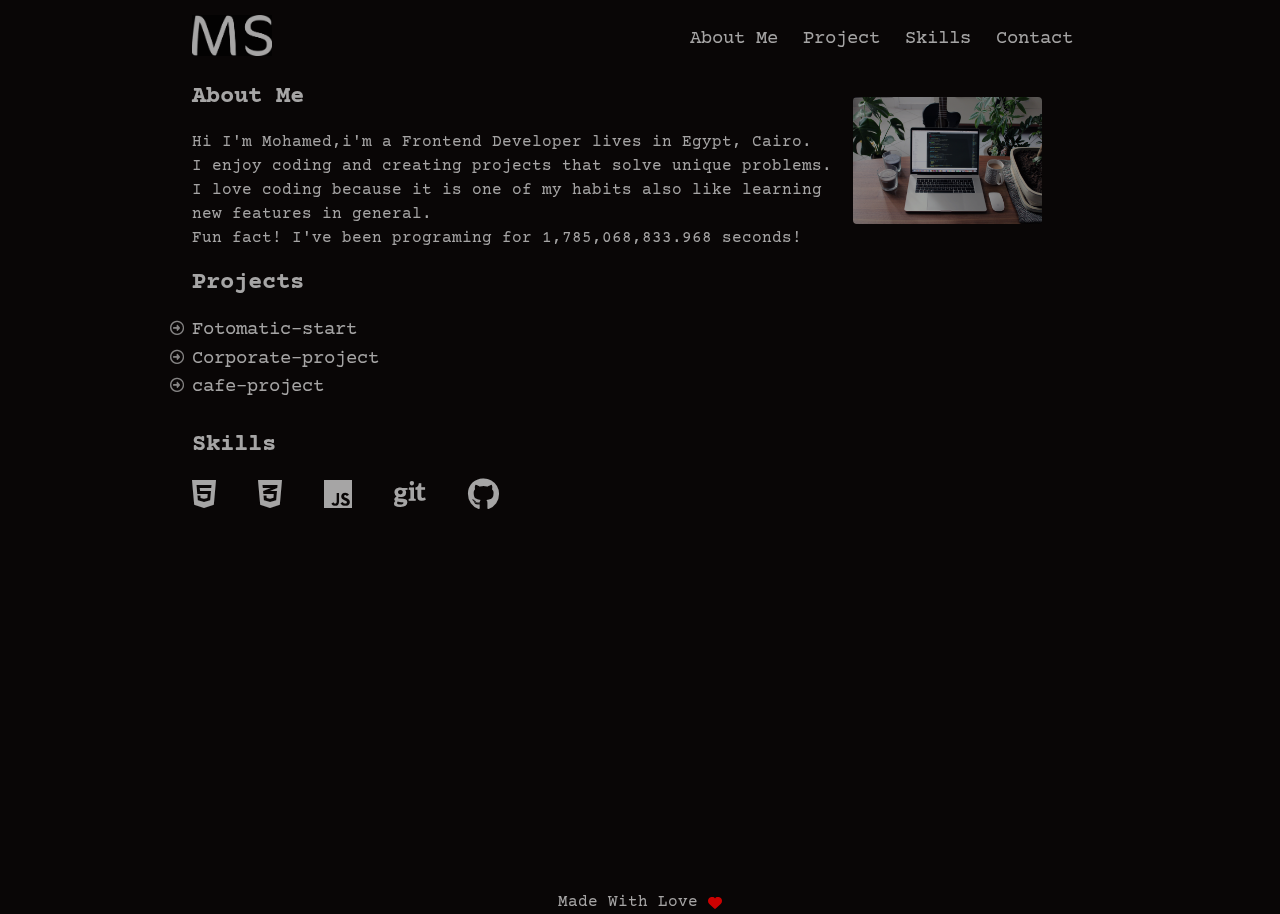
<file: index.html>
<!DOCTYPE html>
<html lang="en">
<head>
  <meta charset="UTF-8">
  <meta http-equiv="X-UA-Compatible" content="IE=edge">
  <meta name="viewport" content="width=device-width, initial-scale=1.0">
  <title>My-Portfolio-Project</title>
  <link rel="shortcut icon" href="./circle-down-solid.svg" type="image/x-icon">
  <link rel="preconnect" href="https://fonts.googleapis.com">
  <link rel="preconnect" href="https://fonts.gstatic.com" crossorigin>
  <link href="https://fonts.googleapis.com/css2?family=Cairo:wght@300;400&family=Courier+Prime&display=swap" rel="stylesheet">
  <link rel="stylesheet" href="./resources/fontawesome-free-6.2.1-web/css/all.css">
  <link rel="stylesheet" href="./resources/css/styles.css">
</head>
<body>
  <header>
    <div class="logo">
      <img src="./resources/images/logo-1.jpg" alt="logo">
    </div>
    <nav class="nav-bar">
      <ul>
        <li><a href="#About Me">About Me</a></li>
        <li><a href="#projects">Project</a></li>
        <li><a href="#skills">Skills</a></li>
        <li><a href="./contact.html" target="_blank">Contact</a></li>
      </ul>
    </nav>
  </header>
  <main>
    <section class="container-1">
      <div class="personal-info" id="#About Me">
        <h2>About Me</h2>
        <p>Hi I'm Mohamed,i'm a Frontend Developer lives in Egypt, Cairo.<br>I enjoy coding and creating projects that solve unique problems.</p>
        <p>I love coding because it is one of my habits also like learning new features in general.</p>
        <p>Fun fact! I've been programing for <span id="timer"></span> seconds!</p>
      </div>
      <div class="personal-pic">
        <img src="./resources/images/nathan-da-silva-k-rKfqSm4L4-unsplash.jpg" alt="personal-image">
      </div>
    </section>
    <section class="container-2" id="projects">
      <h2>Projects</h2>
      <ul class="project">
        <li><a href="./first-project/index1.html" target="_blank">Fotomatic-start</a></li>
        <li><a href="../portofolio project/flexbox-project/index.html" target="_blank">Corporate-project</a></li>
        <li><a href="../portofolio project/Build a Website Design System/index.html" target="_blank">cafe-project</a></li>
      </ul>
    </section>
    <section class="container-3" id="skills">
      <h2>Skills</h2>
      <i class="fa-brands fa-html5"></i>
      <i class="fa-brands fa-css3-alt"></i>
      <i class="fa-brands fa-js"></i>
      <i class="fa-brands fa-git"></i>
      <i class="fa-brands fa-github"></i>
    </section>
  </main>
  <footer>
    <p>Made With Love <i class="fa-solid fa-heart" style="color: red; font-size: 14px;"></i></p>
  </footer>
  <script src="./main.js"></script>
</body>
</html>
</file>
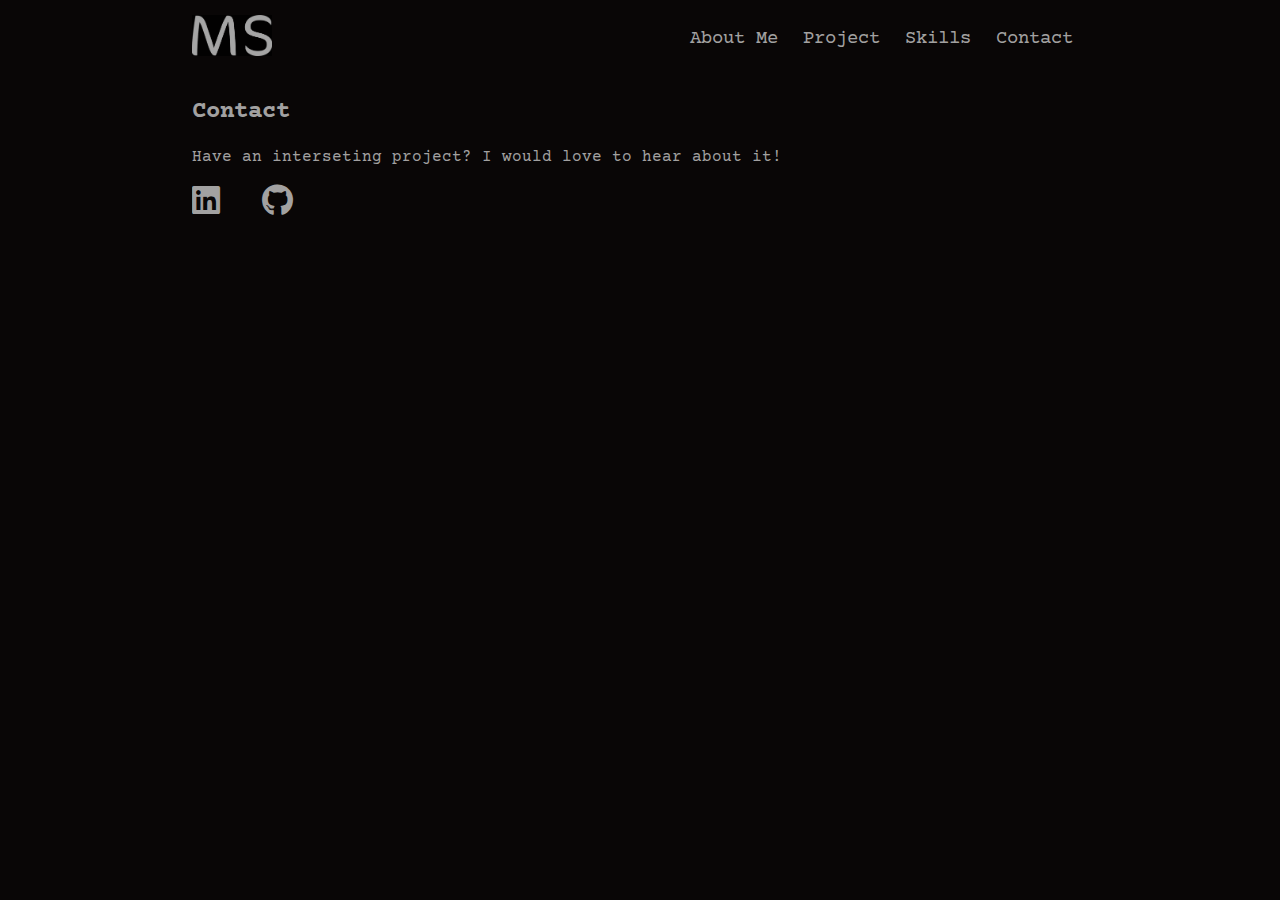
<file: contact.html>
<!DOCTYPE html>
<html lang="en">
<head>
  <meta charset="UTF-8">
  <meta http-equiv="X-UA-Compatible" content="IE=edge">
  <meta name="viewport" content="width=device-width, initial-scale=1.0">
  <title>Contact</title>
  <link rel="shortcut icon" href="./circle-down-solid.svg" type="image/x-icon">
  <link rel="preconnect" href="https://fonts.googleapis.com">
  <link rel="preconnect" href="https://fonts.gstatic.com" crossorigin>
  <link href="https://fonts.googleapis.com/css2?family=Cairo:wght@300;400&family=Courier+Prime&display=swap" rel="stylesheet">
  <link rel="stylesheet" href="./resources/fontawesome-free-6.2.1-web/css/all.css">
  <link rel="stylesheet" href="./resources/css/styles.css">
</head>
  </head>
  <body>
    <header>
        <div class="logo">
          <img src="./resources/images/logo-1.jpg" alt="logo">
          </div>
          <nav class="nav-bar">
            <ul>
              <li><a href="./index.html">About Me</a></li>
              <li><a href="./index.html">Project</a></li>
              <li><a href="./index.html">Skills</a></li>
              <li><a href="#contact">Contact</a></li>
            </ul>
          </nav>
    </header>
    <main>
        <section id="contact">
            <h2>Contact</h2>
            <p>Have an interseting project? I would love to hear about it!</p>
            <div>
              <a href="https://www.linkedin.com/in/mohamed-seleem-30a477177/" target="_blank"><i class="fa-brands fa-linkedin"></i></a>
              <a href="https://github.com/MohamedSeleem1995/" target="_blank"><i class="fa-brands fa-github"></i></a> 
            </div>
        </section>
    </main>
  </body>
</file>
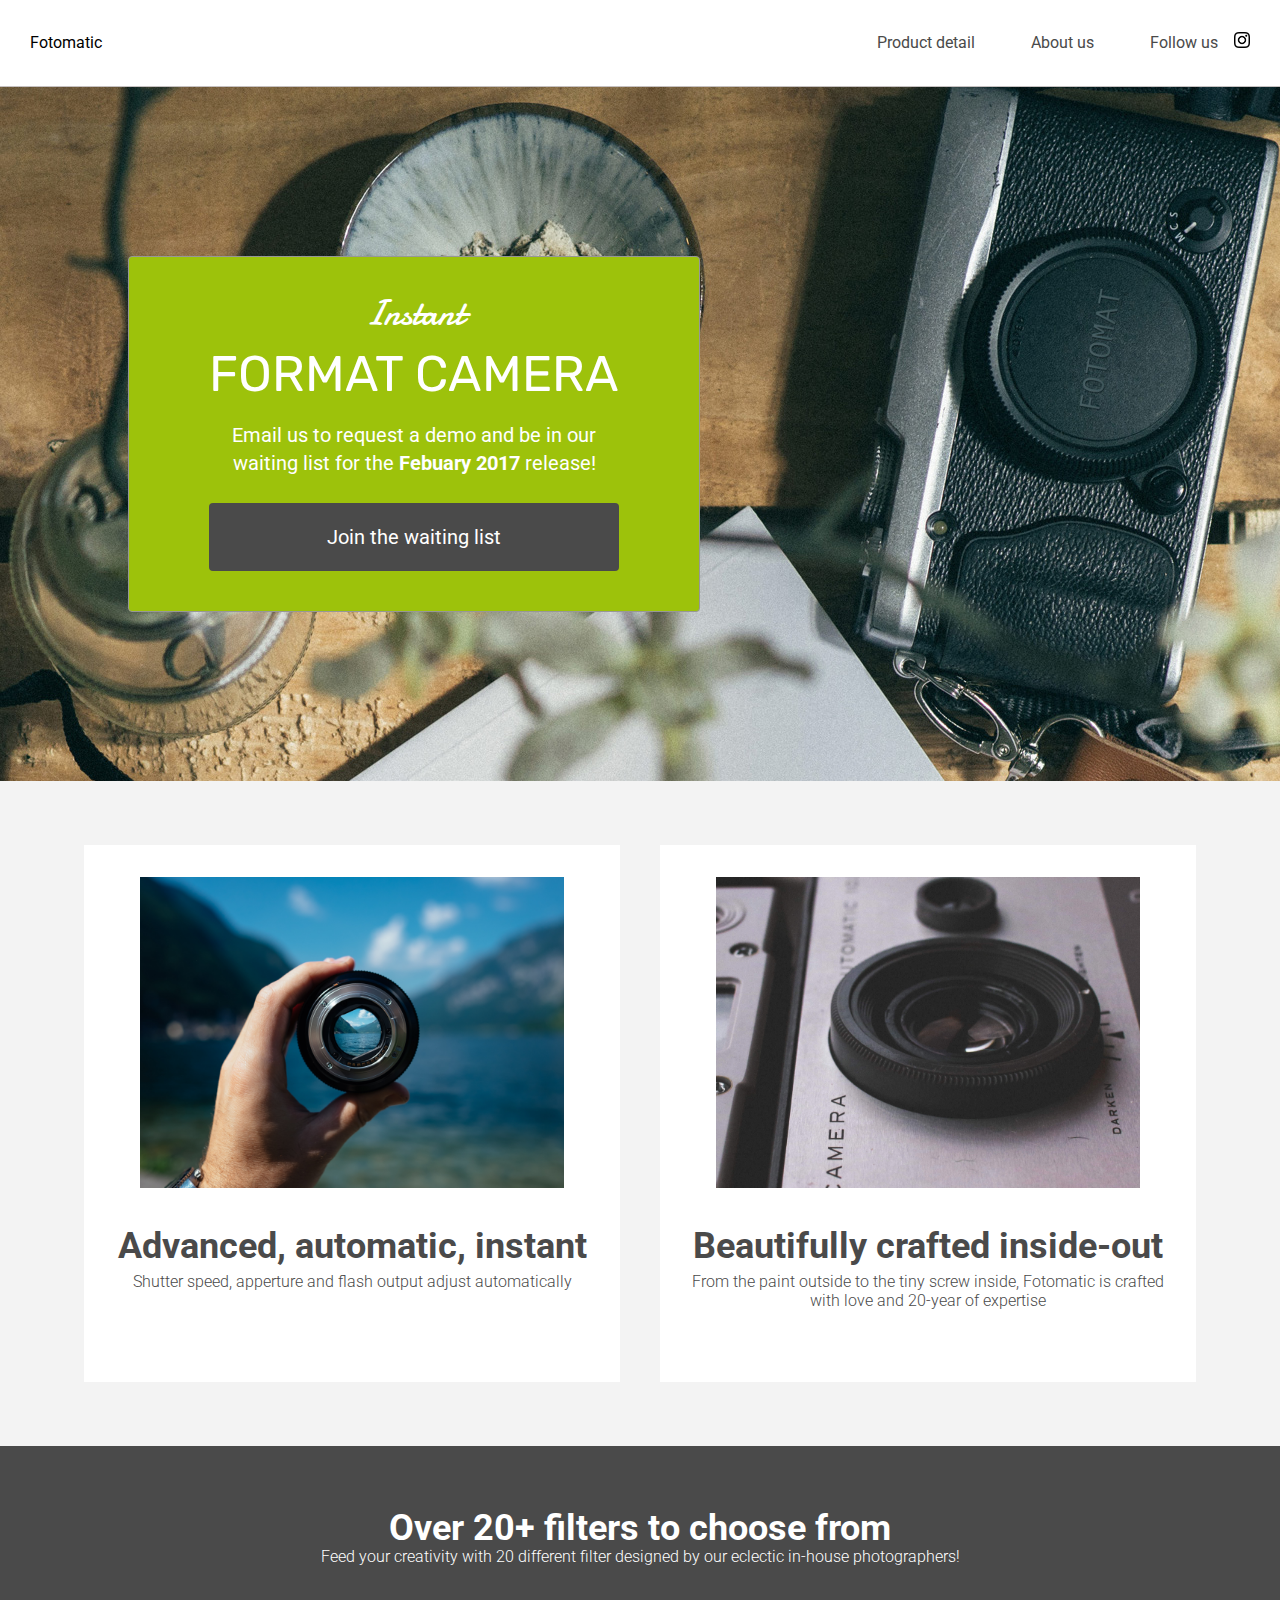
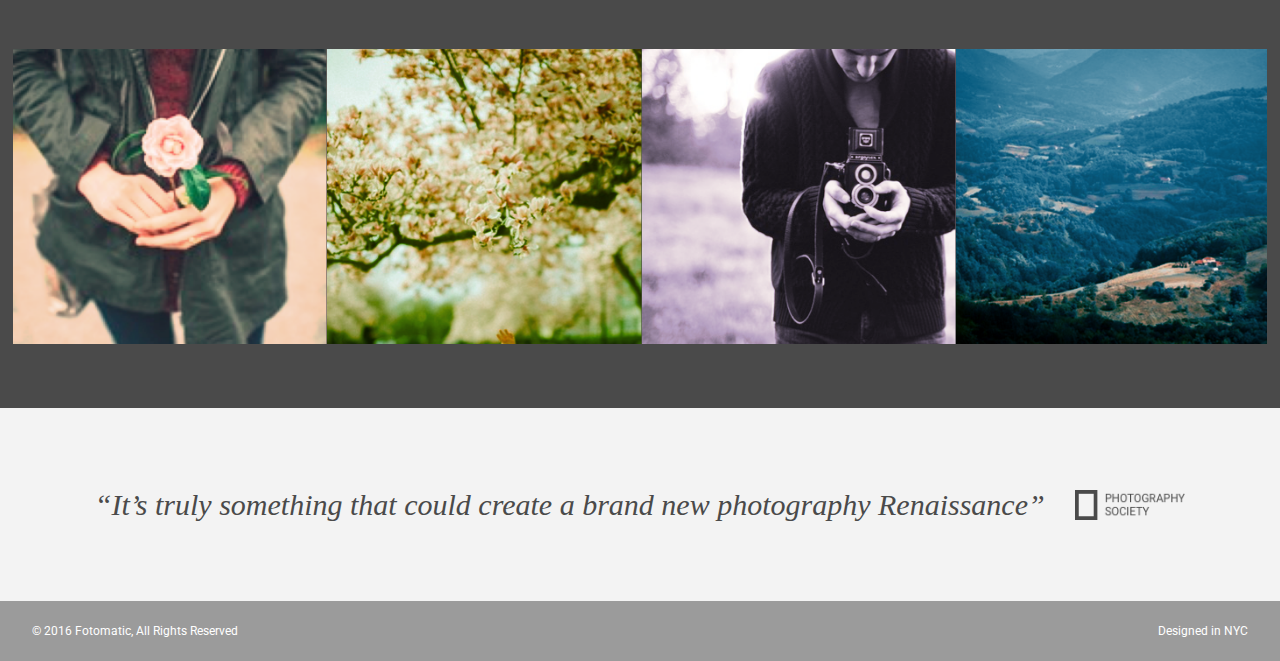
<file: first-project/index1.html>
<!DOCTYPE html>
<html>
<head>
  <link href="https://fonts.googleapis.com/css?family=Damion" rel="stylesheet">
  <link href="https://fonts.googleapis.com/css?family=Rubik" rel="stylesheet">
  <link href="https://fonts.googleapis.com/css?family=Roboto:300,400,600,700" rel="stylesheet">
  <link rel="stylesheet" href="./resources/css/reset.css">
  <link rel="stylesheet" href="./resources/css/style.css">
  <title>Fotomatic</title>
</head>
<body>
  <!-- Header -->
  <header>
    <div class="content">
      <a href="index.html" class="desktop logo">Fotomatic</a>
      <nav class="desktop">
        <ul>
          <li><a href="#">Product detail</a></li>
          <li><a href="#">About us</a></li>
          <li><a href="https://www.instagram.com/" target="_blank">Follow us <img class="icon" src="./resources/images/instagram.png"></a></li>
          <li><a href="#" class="button">Join us</a></li>
        </ul>
      </nav>
      <nav class="mobile">
        <ul>
          <li><a href="#"><img src="./resources/images/ic-logo.svg"></a></li>
          <li><a href="#"><img src="./resources/images/ic-product-detail.svg"></a></li>
          <li><a href="#"><img src="./resources/images/ic-about-us.svg"></a></li>
          <li><a href="#" class="button">Join us</a></li>
        </ul>
      </nav>
    </div>
  </header>

  <!-- Main Content -->
  <div class="main-content">

    <!-- Sign Up Section -->
    <div id="sign-up-section" class="banner">
      <div id="sign-up-cta">
        <div class="content center">
          <div class="header">
            <h2 class="cursive">Instant</h2>
            <h1 class="striking">FORMAT CAMERA</h1>
          </div>
          <div class="email">
            <span>
              Email us to request a demo and be in our waiting list for the <strong>Febuary 2017</strong> release!
            </span>
            <div class="button">Join the waiting list</div>
          </div>
        </div>
      </div>
    </div>

    <!-- Features Section -->
    <div id="features-section">
      <div class="feature">
        <div class="center">
          <div class="image-container">
            <img src="./resources/images/feature-1.png" />
          </div>
          <div class="content">
            <h2>Advanced, automatic, instant</h2>
            <h3>Shutter speed, apperture and flash output adjust automatically</h3>
          </div>
        </div>
      </div>
      <div class="feature">
        <div class="center">
          <div class="image-container">
            <img src="./resources/images/feature-2.png" />
          </div>
          <div class="content">
            <h2>Beautifully crafted inside-out</h2>
            <h3>From the paint outside to the tiny screw inside, Fotomatic is crafted with love and 20-year of expertise</h3>
          </div>
        </div>
      </div>
    </div>

    <!-- Filters Section -->
    <div id="filters-section">
      <div class="content center">
        <h2>Over 20+ filters to choose from</h2>
        <h3>Feed your creativity with 20 different filter designed by our eclectic in-house photographers!</h3>
      </div>
      <div class="images-container">
        <div class="image-container">
          <img src="./resources/images/filter-1.png" />
        </div>
        <div class="image-container">
          <img src="./resources/images/filter-2.png" />
        </div>
        <div class="image-container">
          <img src="./resources/images/filter-3.png" />
        </div>
        <div class="image-container extra">
          <img src="./resources/images/filter-4.png" />
        </div>
      </div>
    </div>

    <!-- Quotes Section -->
    <div id="quotes-section">
      <div class="content center">
        <span class="quote">“It’s truly something that could create a brand new photography Renaissance”</span>
        <img class="quote-citation" src="./resources/images/photography-logo.png" />
      </div>
    </div>

    <!-- Footer -->
    <footer>
      <div class="content">
        <span class="copyright">© 2016  Fotomatic, All Rights Reserved</span>
        <span class="location">Designed in NYC</span>
      </div>
    </footer>

  </div>
</body>
</html>
</file>
<file: resources/css/styles.css>
:root
{
    --spacing-1: 0; /*margin*/
    --spacing-2: 0; /*padding*/
    --spacing-3: 0.9375rem; /*15px*/
    --spacing-4: 1.5; /* line height */
    --font-size: 16px;
    --main-color: rgba(255, 255, 255, 0.8); /* opacity color */
    --opac-color: rgba(255, 255, 255, 1);
    --backgroundColor:  hsl(0, 23%, 3%);
}

*
{
    margin: var(--spacing-1);
    padding: var(--spacing-2);
    box-sizing: border-box;
}

html
{
    background-color: var(--backgroundColor);
    text-rendering: optimizeLegibility;
    font-size: var(--font-size);
    line-height: var(--spacing-4);
    overflow-x: hidden;
}

body 
{
    width: 70%;
    margin: 0 auto;
    font-family: "Courier Prime", monospace;
    opacity: 0.8;
}

header 
{
    width: 100%;
    display: inline-flex;
    justify-content: space-between;
    align-items: center;
    margin-top: var(--spacing-3);
    margin-bottom: var(--spacing-3);
}

.logo
{
    width: 5rem;
    height: auto;
    display: block;
    overflow: hidden;
}

.logo>img
{
    width: 100%;
    opacity: 0.8;
}

 ul
{
    list-style: none;
}

nav ul li 
{
    display: inline-block;
    margin-right: var(--spacing-3);
}

ul li a
{
    color: var(--main-color);
    text-decoration: none;
    font-size: 1.2rem;
    font-family: inherit;
    transition: all 0.3s linear;
    -webkit-transition: all 0.3s linear;
    -moz-transition: all 0.3s linear;
    -ms-transition: all 0.3s linear;
    -o-transition: all 0.3s linear;
}

a:hover{
    color: var(--opac-color);
}

/*main -section */

section
{
    width: 95%;
    display: inline-flex;
    justify-content: space-between;
    align-items: center;
    margin-bottom: var(--spacing-3);
}

h2:first-child,
div p
{
    font-family: inherit;
    color: var(--main-color);
    max-width: 70rem;
    word-wrap: break-word;
    overflow-wrap: break-word;
}

h2:first-child
{
    padding-bottom: var(--spacing-3);
}

.personal-info
{
    margin-right: var(--spacing-3);
}



section .personal-pic
{
    width: 16.3rem;
    height: auto;
    display: block;
    overflow: hidden;
    border: 1px solid transparent;
}

.personal-pic img
{
    max-width: 100%;
    border-radius: 4px;
    opacity:  0.8;
    transition: all 0.3s linear 80ms;
    -webkit-transition: all 0.3s linear 80ms;
    -moz-transition: all 0.3s linear 80ms;
    -ms-transition: all 0.3s linear 80ms;
    -o-transition: all 0.3s linear 80ms;
    -webkit-border-radius: 4px;
    -moz-border-radius: 4px;
    -ms-border-radius: 4px;
    -o-border-radius: 4px;
}

.personal-pic img:hover
{
    transform: scale(1.1);
    -webkit-transform: scale(1.1);
    -moz-transform: scale(1.1);
    -ms-transform: scale(1.1);
    -o-transform: scale(1.1);
    opacity: 1;
}

/* section-2*/

.container-2 
{
    display: block;
    margin-bottom: 1.5625rem;
}

.project li
{
    position: relative;
}

.project li::before
{
    content: "\f35a";
    font-family: "Font Awesome 5 Free";
    display: inline-block;
    color: var(--main-color);
    position: absolute;
    left: -22px;
    font-size: 0.875rem;
    opacity: 0.8;
    top: 2px;
    transition:all 0.3s linear;
    -webkit-transition:all 0.3s linear;
    -moz-transition:all 0.3s linear;
    -ms-transition:all 0.3s linear;
    -o-transition:all 0.3s linear;
}

.project li:hover::before
{
    opacity: var(--opac-color);
}

/* section-3 */

.container-3
{
    display: block;
}

/* icons */

.fa-brands
{
    font-family: "Font Awesome 5 Brands";
    color: var(--main-color);
    font-size: 2rem;
    padding-right: 2rem;
    display: inline-block;
} 
/* contact */
#contact
{
    display: block;
    padding: var(--spacing-3) 0;
}

#contact p
{
    color: var(--main-color);
}

#contact  i
{
    padding-top: var(--spacing-3);
}

/* footer */
footer 
{
    width: 100%;
    height: 13rem;
    margin-top: 12rem;
    display: flex;
    justify-content: center;
    align-items: flex-end;
}

footer p
{
    color: var(--main-color);
}
footer p, 
footer i
{
    vertical-align: middle;
}


/* media */

@media (min-width: 15rem) and (max-width: 37.4375rem){
    .container-1
    {
        flex-direction: column;
        align-items: flex-start;
    }
    
    .personal-info
    {
        padding-bottom: var(--spacing-3);
    }
    
    nav 
    {
        margin-bottom: 0.625rem;
    }

    nav ul li
    {
        display: block;
    }

    header .logo
    {
        display: none;
    }
}
</file>
<file: first-project/resources/css/style.css>
/* Universal Styles */

html {
  font-family: "Roboto", sans-serif;
  font-size: 16px;
}

.main-content {
  position: relative;
  top: 5.3125rem; /* To offset for fixed header. */
}

.center {
  text-align: center;
}

.button {
  border-radius: 4px;
  background-color: #4a4a4a;
  color: white;
}

.image-container {
  overflow: hidden;
}

.image-container img {
  display: block;
  max-width: 100%;
}

@media only screen and (max-width: 895px) {
  .main-content {
    top: 2.5625rem;
  }
}

/* Header */

header {
  position: fixed;
  z-index: 100;
  width: 100%;
  border-bottom: solid 1px #c6c1c1;
  background-color: white;
}

header .content {
  display: flex;
  align-items: center;
  padding: 1.875rem;
}

header .logo {
  flex: 1;
}

header nav ul {
  display: flex;
}

nav li {
  padding-left: 3.5rem;
}

nav a {
  vertical-align: bottom;
  line-height: 1.6;
  font-size: 1rem;
  color: #4a4a4a;
}

nav .button {
  padding: .1875rem .5rem;
  background-color: #9dc20b;
  line-height: 1.6;
  color: white;
}

nav li:last-child {
  display: none;
}

header .icon {
  width: 1rem;
  padding-left: .75rem;
}

header .mobile {
  display: none;
}

@media only screen and (max-width: 895px) {
  nav li:last-child {
    display: block;
  }

  header .content {
    padding: 1rem 1rem;
  }
}

@media only screen and (max-width: 600px) {
  header .desktop {
    display: none;
  }

  header .mobile {
    display: block;
    width: 100%;
  }

  header .content {
    padding: .5rem 0;
  }

  header .mobile ul {
    display: flex;
    justify-content: space-around;
    align-items: center;
    width: 100%;
  }

  header .mobile li {
    padding: 0;
  }
}

/* Sign Up Section */

#sign-up-section {
  display: flex;
  justify-content: flex-start;
  align-items: flex-start;
  height: 43.5rem;
  background-image: url('../images/banner-landingpage.jpg');
  background-position: bottom;
  background-size: cover;
  background-repeat: no-repeat;
}

#sign-up-cta {
  position: relative;
  top: 171px;
  left: 10%;
  padding: 0 5rem 2.5rem 5rem;
  border: solid 1px #979797;
  border-radius: 4px;
  background-color: #9dc20b;
}

#sign-up-cta .content {
  width: 25.625rem;
  margin-top: 2rem;
  font-family: "Roboto", sans-serif;
  font-size: 1.25rem;
  line-height: 1.4;
  color: white;
}

#sign-up-cta h1 {
  font-size: 3.125rem;
}

#sign-up-cta h2 {
  font-size: 2.25rem;
}

#sign-up-cta span strong {
  font-weight: bold;
}

#sign-up-cta .cursive {
  font-family: "Damion", cursive;
}

#sign-up-cta .striking {
  font-family: "Rubik", sans-serif;
  padding-bottom: .75rem;
}

#sign-up-cta .button {
  margin-top: 1.625rem;
  padding: 1.25rem 7.25rem;
}

@media only screen and (max-width: 895px) {
  #sign-up-section {
    align-items: center;
    justify-content: center;
    height: 28rem;
  }

  #sign-up-cta {
    position: static;
    width: auto;
    height: auto;
    background-color: transparent;
    border: none;
  }

  #sign-up-cta .content {
    margin-top: 0;
  }

  #sign-up-cta .email {
    display: none;
  }

  #sign-up-cta h1 {
    font-size: 3.125rem;
  }

  #sign-up-cta h2 {
    font-size: 2.25rem;
  }
}

@media only screen and (max-width: 600px) {
  #sign-up-section {
    height: 20rem;
  }

  #sign-up-cta h1 {
    font-size: 2.25rem;
  }

  #sign-up-cta h2 {
    font-size: 2rem;
  }
}

/* Features Section */

#features-section {
  display: flex;
  justify-content: space-between;
  padding: 4rem 5%;
  background-color: #f3f3f3;
}

.feature {
  flex: 1;
  padding: 2rem;
  margin: 0px 1.25rem;
  background-color: white;
}

.feature .image-container {
  width: 90%;
  height: 65%;
  margin: 0 auto;
}

.feature .content {
  padding: 2.5rem 0;
}

.feature h2 {
  padding-bottom: .5rem;
  font-size: 2.25rem;
  font-weight: bold;
  color: #4a4a4a;
}

.feature h3 {
  font-size: 1rem;
  line-height: 1.2;
  font-weight: 300;
  color: #4a4a4a;
}

@media only screen and (max-width: 895px) {
  #features-section {
    padding: 1rem;
  }

  .feature {
    margin: 0px .5rem;
    padding: 1rem;
  }

  .feature h2 {
    font-size: 2rem;
    line-height: 1.3;
  }

  .feature h3 {
    font-size: .875rem;
    line-height: 1.4;
  }
}

@media only screen and (max-width: 600px) {
  #features-section {
    flex-flow: column;
    padding: 0;
  }

  .feature {
    margin: 0;
    padding: 1.25rem 1rem 0 1rem;
  }

  .feature .content {
    padding: 1.25rem 0 1.875rem 0;
  }
}

/* Filters Section */

#filters-section {
  padding: 4rem 0;
  background-color: #4a4a4a;
}

#filters-section .content {
  padding: 0 .625rem;
  margin-bottom: 5rem;
}

#filters-section .content h2 {
  font-size: 2.25rem;
  font-weight: bold;
  color: white;
}

#filters-section .content h3 {
  font-size: 1rem;
  line-height: 1.4;
  font-weight: 300;
  color: white;
}

#filters-section .images-container {
  display: flex;
  max-width: 100%;
  padding: 0 1%;
}

@media only screen and (max-width: 600px) {
  #filters-section {
    padding: 1.5rem 0 0 0;
  }

  #filters-section .content {
    margin-bottom: 1rem;
  }

  #filters-section .content h2 {
    padding-bottom: .625rem;
    font-size: 1.125rem;
    line-height: 1.3;
    font-weight: normal;
  }

  #filters-section .content h3 {
    font-size: .875rem;
    line-height: 1.4;
  }

  #filters-section .images-container {
    padding: 0;
  }

  #filters-section .extra {
    display: none;
  }
}

/* Quotes Section */

#quotes-section {
  background-color: #f3f3f3;
}

#quotes-section .content {
  display: flex;
  align-items: center;
  justify-content: center;
  padding: 5rem 1.5rem;
}

#quotes-section .quote {
  padding-right: 1.875rem;
  font-family: "Palatino", serif;
  font-size: 1.875rem;
  line-height: 1.1;
  font-style: italic;
  color: #4a4a4a;
}

#quotes-section .quote-citation {
  height: 1.875rem;
}

@media only screen and (max-width: 895px) {
  #quotes-section .content {
    padding: 3rem 1.5rem;
  }
}

@media only screen and (max-width: 600px) {
  #quotes-section .content {
    flex-flow: column;
    padding: 1.875rem .625rem;
  }

  #quotes-section .quote {
    font-size: 1.5rem;
    line-height: 1.4;
  }

  #quotes-section .quote-citation {
    display: block;
    padding-top: 1rem;
    margin: auto;
  }
}

/* Footer */

footer {
  background-color: #9b9b9b;
  padding: 1.5rem 2rem;
}

footer .content {
  color: white;
  display: flex;
  font-size: .75rem;
}

footer .copyright {
  flex-grow: 1;
}

@media only screen and (max-width: 600px) {
  footer .content {
    font-size: .625rem;
  }
}
</file>
